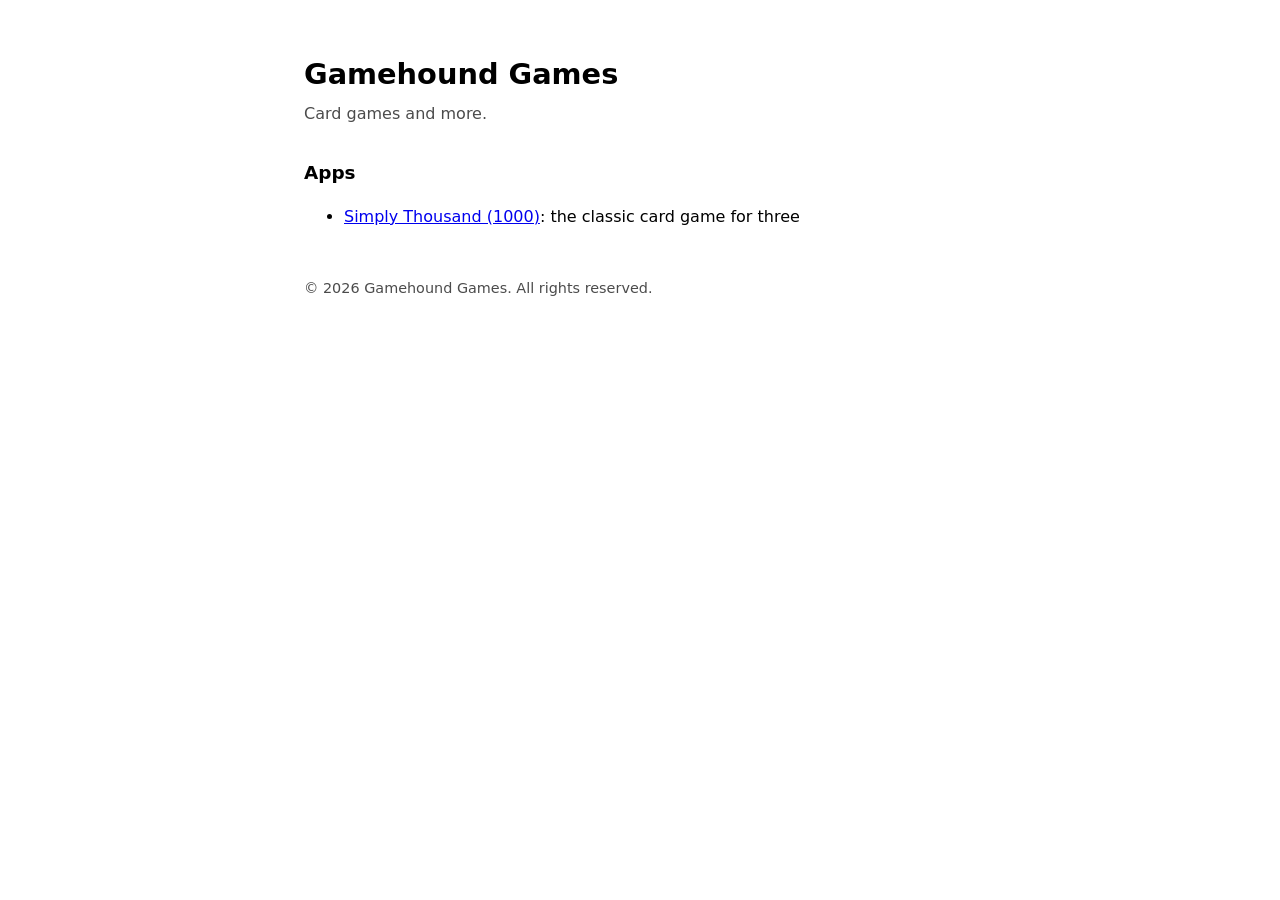
<file: index.html>
<!doctype html>
<html lang="en">
<head>
<meta charset="utf-8">
<meta name="viewport" content="width=device-width, initial-scale=1">
<title>Gamehound Games</title>
<link rel="stylesheet" href="style.css">
</head>
<body>
<h1>Gamehound Games</h1>
<p class="meta">Card games and more.</p>
<h2>Apps</h2>
<ul>
  <li><a href="simply-thousand/">Simply Thousand (1000)</a>: the classic card game for three</li>
</ul>
<footer>&copy; 2026 Gamehound Games. All rights reserved.</footer>
</body>
</html>
</file>
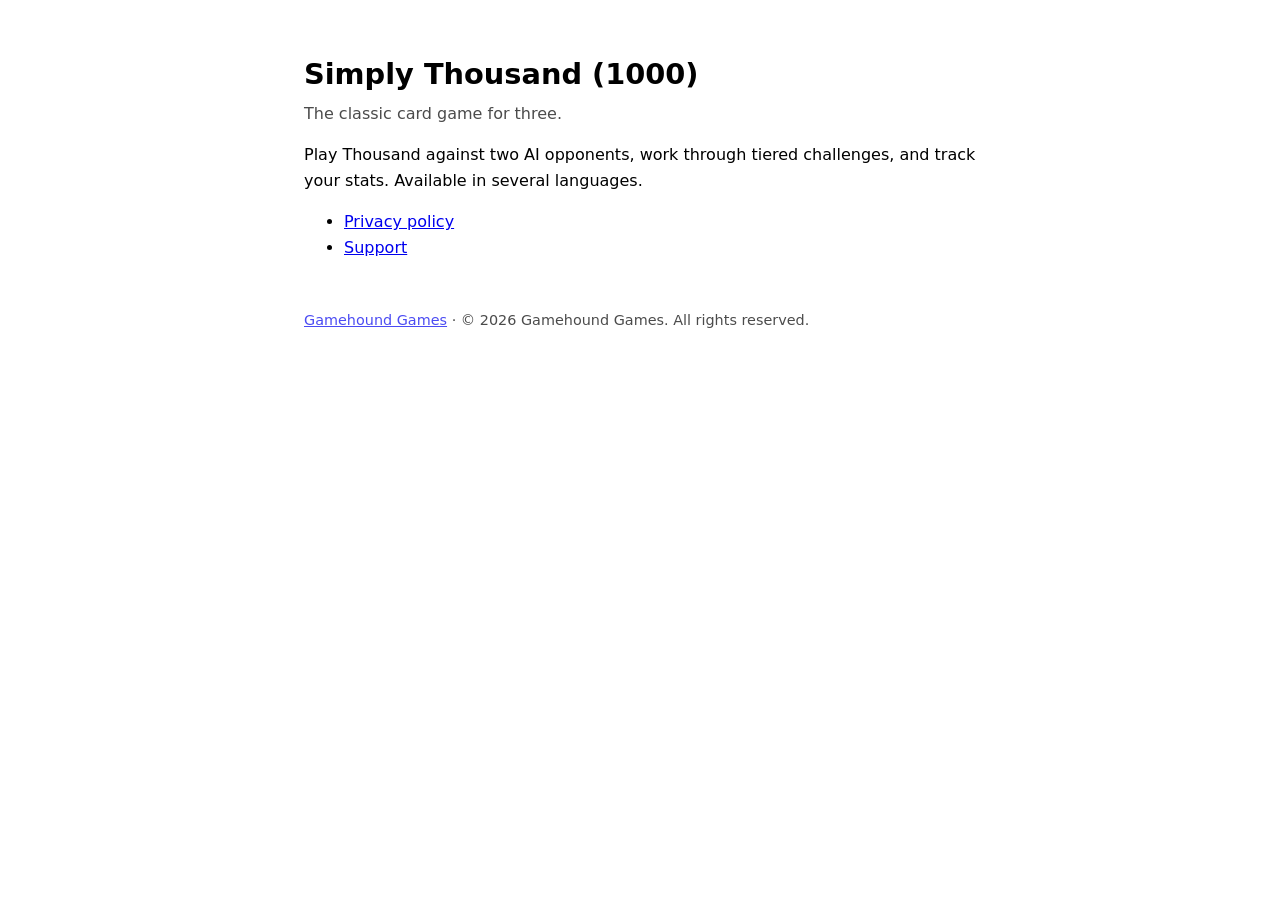
<file: simply-thousand/index.html>
<!doctype html>
<html lang="en">
<head>
<meta charset="utf-8">
<meta name="viewport" content="width=device-width, initial-scale=1">
<title>Simply Thousand (1000)</title>
<link rel="stylesheet" href="../style.css">
</head>
<body>
<h1>Simply Thousand (1000)</h1>
<p class="meta">The classic card game for three.</p>
<p>Play Thousand against two AI opponents, work through tiered challenges, and track your stats. Available in several languages.</p>
<ul>
  <li><a href="privacy.html">Privacy policy</a></li>
  <li><a href="support.html">Support</a></li>
</ul>
<footer><a href="../">Gamehound Games</a> &middot; &copy; 2026 Gamehound Games. All rights reserved.</footer>
</body>
</html>
</file>
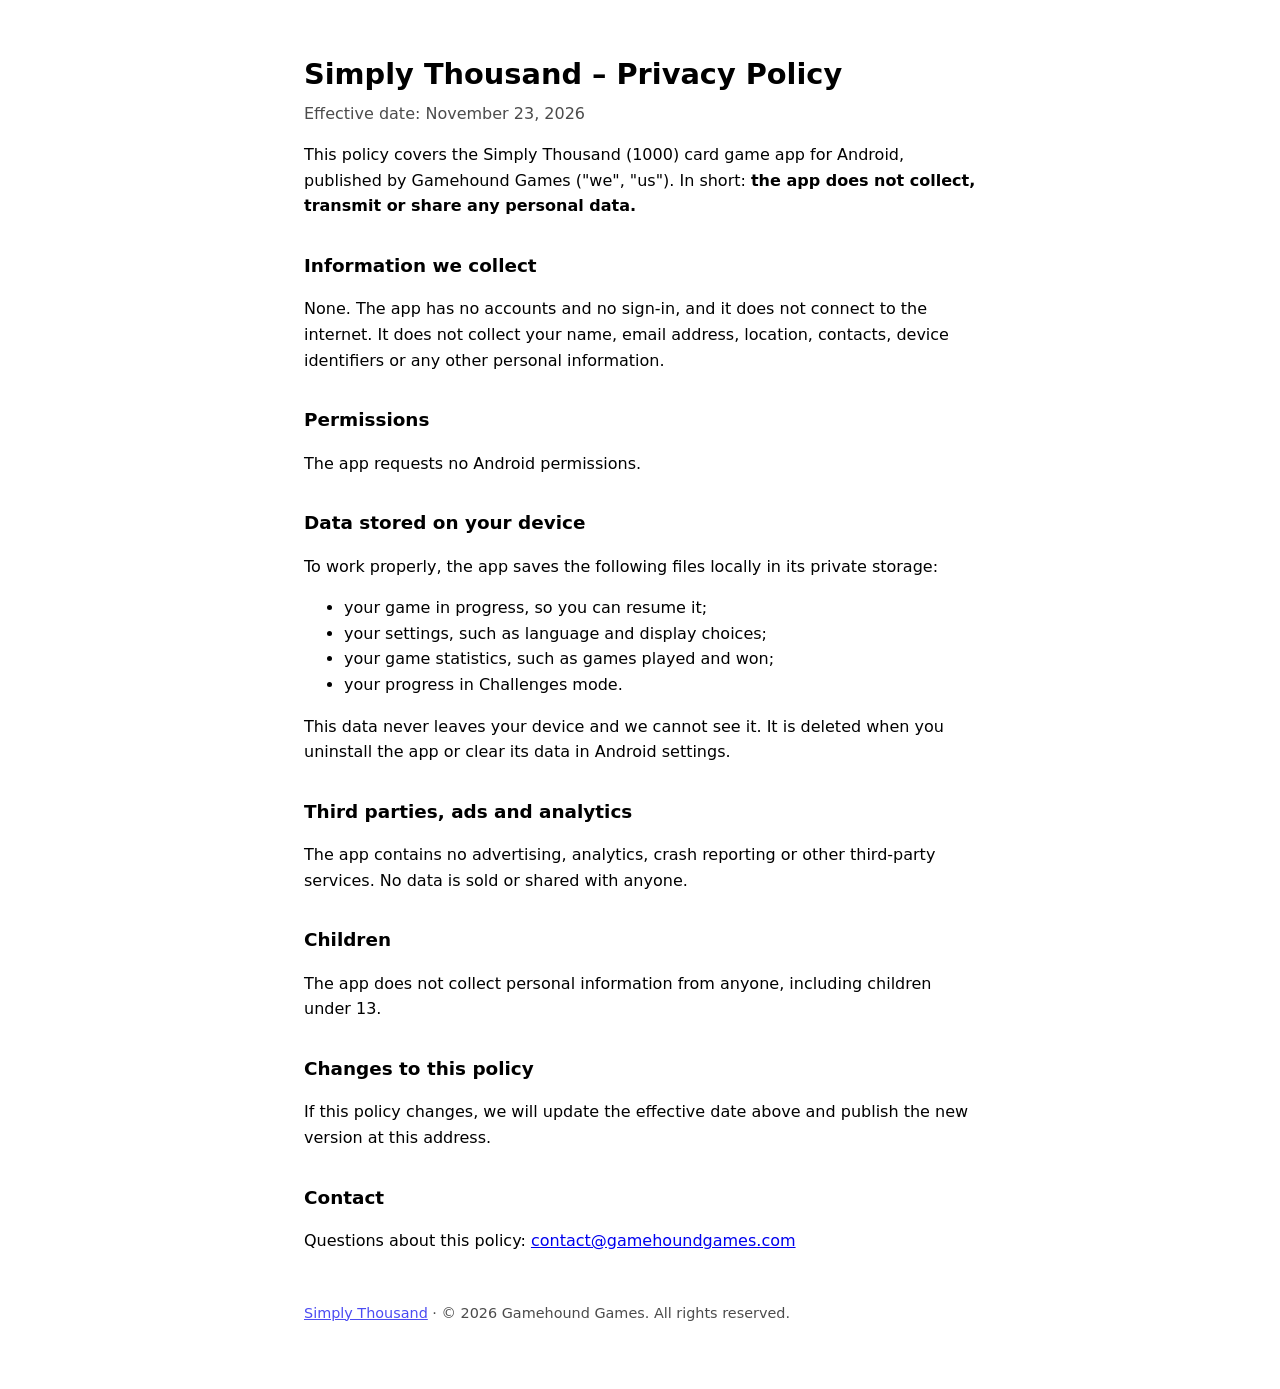
<file: simply-thousand/privacy.html>
<!doctype html>
<html lang="en">
<head>
<meta charset="utf-8">
<meta name="viewport" content="width=device-width, initial-scale=1">
<title>Simply Thousand – Privacy Policy</title>
<link rel="stylesheet" href="../style.css">
</head>
<body>
<h1>Simply Thousand – Privacy Policy</h1>
<p class="meta">Effective date: November 23, 2026</p>

<p>This policy covers the Simply Thousand (1000) card game app for Android, published by Gamehound Games ("we", "us"). In short: <strong>the app does not collect, transmit or share any personal data.</strong></p>

<h2>Information we collect</h2>
<p>None. The app has no accounts and no sign-in, and it does not connect to the internet. It does not collect your name, email address, location, contacts, device identifiers or any other personal information.</p>

<h2>Permissions</h2>
<p>The app requests no Android permissions.</p>

<h2>Data stored on your device</h2>
<p>To work properly, the app saves the following files locally in its private storage:</p>
<ul>
  <li>your game in progress, so you can resume it;</li>
  <li>your settings, such as language and display choices;</li>
  <li>your game statistics, such as games played and won;</li>
  <li>your progress in Challenges mode.</li>
</ul>
<p>This data never leaves your device and we cannot see it. It is deleted when you uninstall the app or clear its data in Android settings.</p>

<h2>Third parties, ads and analytics</h2>
<p>The app contains no advertising, analytics, crash reporting or other third-party services. No data is sold or shared with anyone.</p>

<h2>Children</h2>
<p>The app does not collect personal information from anyone, including children under 13.</p>

<h2>Changes to this policy</h2>
<p>If this policy changes, we will update the effective date above and publish the new version at this address.</p>

<h2>Contact</h2>
<p>Questions about this policy: <a href="mailto:contact@gamehoundgames.com">contact@gamehoundgames.com</a></p>
<footer><a href="./">Simply Thousand</a> &middot; &copy; 2026 Gamehound Games. All rights reserved.</footer>
</body>
</html>
</file>
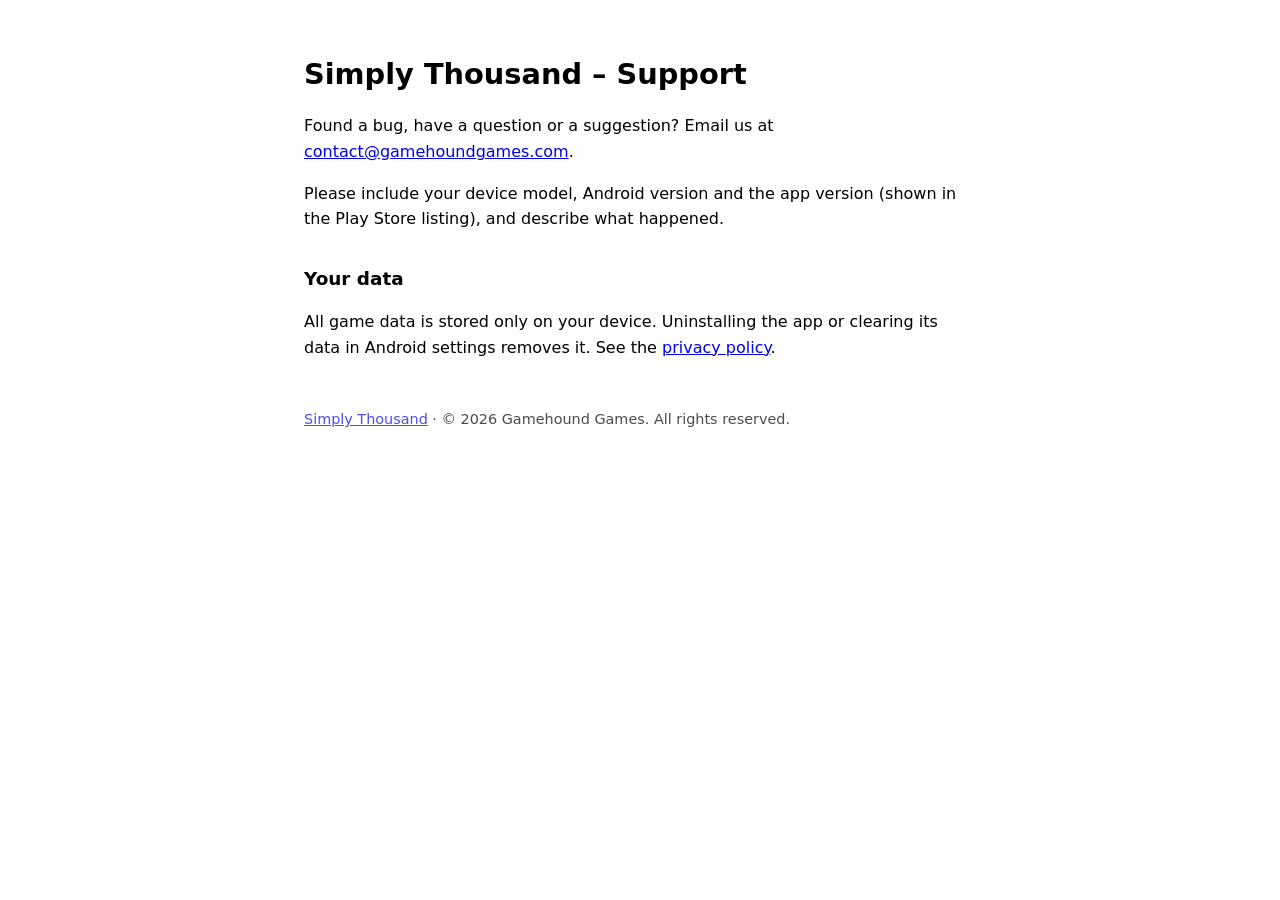
<file: simply-thousand/support.html>
<!doctype html>
<html lang="en">
<head>
<meta charset="utf-8">
<meta name="viewport" content="width=device-width, initial-scale=1">
<title>Simply Thousand – Support</title>
<link rel="stylesheet" href="../style.css">
</head>
<body>
<h1>Simply Thousand – Support</h1>
<p>Found a bug, have a question or a suggestion? Email us at <a href="mailto:contact@gamehoundgames.com">contact@gamehoundgames.com</a>.</p>
<p>Please include your device model, Android version and the app version (shown in the Play Store listing), and describe what happened.</p>
<h2>Your data</h2>
<p>All game data is stored only on your device. Uninstalling the app or clearing its data in Android settings removes it. See the <a href="privacy.html">privacy policy</a>.</p>
<footer><a href="./">Simply Thousand</a> &middot; &copy; 2026 Gamehound Games. All rights reserved.</footer>
</body>
</html>
</file>
<file: style.css>
:root { color-scheme: light dark; }
body { font: 16px/1.6 system-ui, -apple-system, "Segoe UI", sans-serif; max-width: 42rem; margin: 0 auto; padding: 2rem 1rem 4rem; }
h1 { font-size: 1.8rem; margin-bottom: .2rem; }
h2 { font-size: 1.15rem; margin-top: 2rem; }
.meta { opacity: .7; margin-top: 0; }
footer { margin-top: 3rem; opacity: .7; font-size: .9rem; }
</file>
